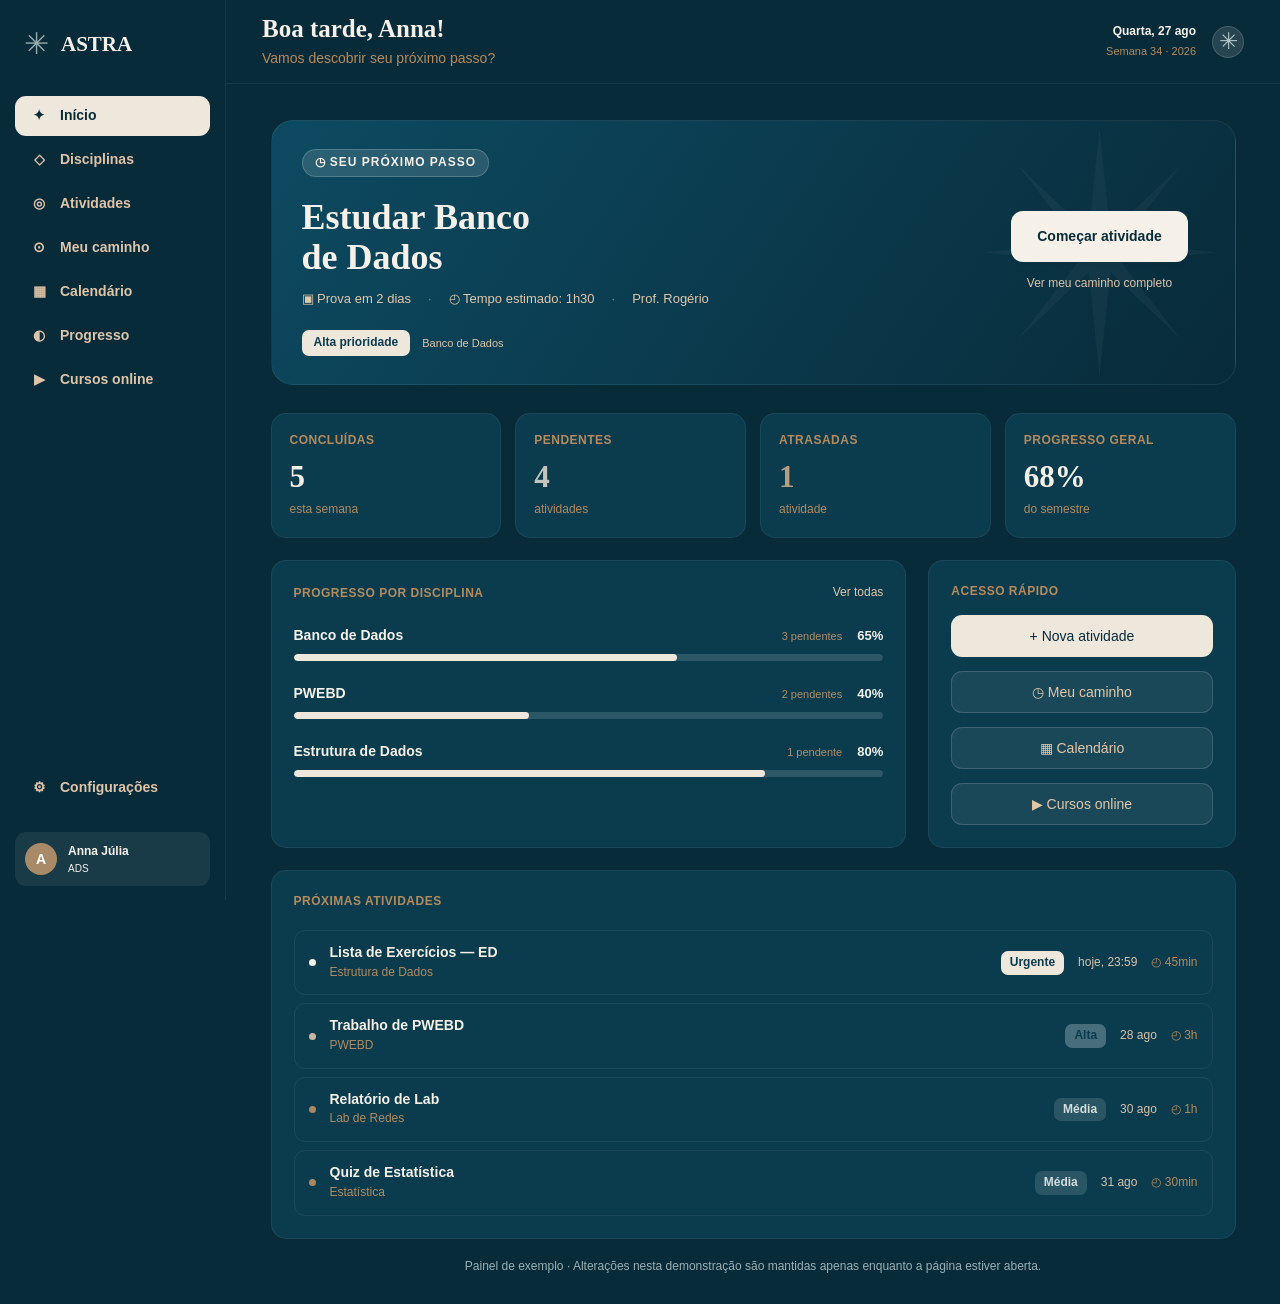
<file: dashboard.html>
<!DOCTYPE html>
<html lang="pt-BR"><head><meta charset="UTF-8"><meta name="viewport" content="width=device-width,initial-scale=1"><title>Dashboard — ASTRA</title><meta name="description" content="Veja suas prioridades e o próximo passo da sua jornada acadêmica."><link rel="icon" href="favicon.svg" type="image/svg+xml"><link rel="stylesheet" href="css/style.css"><link rel="stylesheet" href="css/app.css"><link rel="stylesheet" href="css/sections.css"><script src="js/data.js" defer></script><script src="js/dashboard.js" defer></script></head>
<body class="dashboard-page"><a href="#dashboard-main" class="skip-link">Pular para o conteúdo</a>
<aside class="sidebar" id="sidebar"><a class="brand" href="index.html"><span class="star" aria-hidden="true">✳</span>ASTRA</a><nav aria-label="Navegação do dashboard"><a href="#inicio" data-section="inicio" class="selected" aria-current="page"><span>✦</span>Início</a><button data-section="disciplinas"><span>◇</span>Disciplinas</button><button data-section="atividades"><span>◎</span>Atividades</button><button data-section="caminho"><span>⊙</span>Meu caminho</button><button data-section="calendario"><span>▦</span>Calendário</button><button data-section="progresso"><span>◐</span>Progresso</button><button data-section="cursos"><span>▶</span>Cursos online</button></nav><div class="sidebar-bottom"><button class="settings" data-section="configuracoes"><span>⚙</span>Configurações</button><a href="login.html" class="profile" aria-label="Anna Júlia, voltar ao login"><span class="avatar">A</span><span><strong>Anna Júlia</strong><small>ADS</small></span></a></div></aside>
<div class="dashboard-shell"><header class="dashboard-header"><button class="sidebar-toggle" aria-label="Abrir menu" aria-expanded="false" aria-controls="sidebar">☰</button><div><h1>Boa tarde, Anna!</h1><p>Vamos descobrir seu próximo passo?</p></div><div class="date"><strong>Quarta, 27 ago</strong><small>Semana 34 · 2026</small></div><a class="header-star" href="index.html" aria-label="Página inicial">✳</a></header>
<main id="dashboard-main" class="dashboard-main"><section class="focus-card"><div class="focus-copy"><p class="focus-label">◷ Seu próximo passo</p><h2>Estudar Banco<br>de Dados</h2><p class="focus-details"><span>▣ Prova em 2 dias</span><span>◴ Tempo estimado: 1h30</span><span>Prof. Rogério</span></p><div class="focus-tags"><span>Alta prioridade</span><small>Banco de Dados</small></div></div><div class="focus-action"><div class="compass" aria-hidden="true"></div><button class="button button-light" id="start-activity">Começar atividade</button><button class="text-button" data-section="caminho">Ver meu caminho completo</button></div></section>
<section class="metric-grid" aria-label="Resumo de atividades"><article class="panel metric"><h2>Concluídas</h2><strong id="completed-count">5</strong><small>esta semana</small></article><article class="panel metric"><h2>Pendentes</h2><strong id="pending-count">4</strong><small>atividades</small></article><article class="panel metric"><h2>Atrasadas</h2><strong>1</strong><small>atividade</small></article><article class="panel metric"><h2>Progresso geral</h2><strong>68%</strong><small>do semestre</small></article></section>
<div class="dashboard-middle"><section class="panel discipline-panel" id="disciplinas"><div class="panel-heading"><h2>Progresso por disciplina</h2><button class="text-button" data-section="disciplinas">Ver todas</button></div><div class="discipline"><div><strong>Banco de Dados</strong><span>3 pendentes <b>65%</b></span></div><progress value="65" max="100" aria-label="Banco de Dados: 65%">65%</progress></div><div class="discipline"><div><strong>PWEBD</strong><span>2 pendentes <b>40%</b></span></div><progress value="40" max="100" aria-label="PWEBD: 40%">40%</progress></div><div class="discipline"><div><strong>Estrutura de Dados</strong><span>1 pendente <b>80%</b></span></div><progress value="80" max="100" aria-label="Estrutura de Dados: 80%">80%</progress></div></section>
<section class="panel quick-access"><h2>Acesso rápido</h2><button class="quick-button primary" id="new-activity">+ Nova atividade</button><button class="quick-button" data-section="caminho">◷ Meu caminho</button><button class="quick-button" data-section="calendario">▦ Calendário</button><button class="quick-button" data-section="cursos">▶ Cursos online</button></section></div>
<section class="panel upcoming-panel" id="atividades"><h2>Próximas atividades</h2><ul id="activity-list"><li><span class="task-dot urgent-dot"></span><div class="task-name"><strong>Lista de Exercícios — ED</strong><small>Estrutura de Dados</small></div><span class="task-priority urgent-priority">Urgente</span><span class="task-date">hoje, 23:59</span><span class="task-duration">◴ 45min</span></li><li><span class="task-dot"></span><div class="task-name"><strong>Trabalho de PWEBD</strong><small>PWEBD</small></div><span class="task-priority high-priority">Alta</span><span class="task-date">28 ago</span><span class="task-duration">◴ 3h</span></li><li><span class="task-dot muted-dot"></span><div class="task-name"><strong>Relatório de Lab</strong><small>Lab de Redes</small></div><span class="task-priority">Média</span><span class="task-date">30 ago</span><span class="task-duration">◴ 1h</span></li><li><span class="task-dot muted-dot"></span><div class="task-name"><strong>Quiz de Estatística</strong><small>Estatística</small></div><span class="task-priority">Média</span><span class="task-date">31 ago</span><span class="task-duration">◴ 30min</span></li></ul></section><p class="dashboard-demo">Painel de exemplo · Alterações nesta demonstração são mantidas apenas enquanto a página estiver aberta.</p>
</main></div>

<dialog id="study-dialog" aria-labelledby="study-title"><button class="dialog-close" aria-label="Fechar">×</button><p class="eyebrow">Sessão de estudo</p><h2 id="study-title">Estudar Banco de Dados</h2><p>Prova em 2 dias · Prof. Daniela</p><output id="study-time" aria-label="Tempo de estudo">00:00</output><div class="study-actions"><button class="button button-outline" id="pause-study">Pausar</button><button class="button" id="complete-study">Concluir sessão</button></div></dialog>
<dialog id="info-dialog" aria-labelledby="info-title"><button class="dialog-close" aria-label="Fechar">×</button><h2 id="info-title"></h2><div id="info-content"></div><button class="button" id="close-info">Voltar ao painel</button></dialog><div class="toast" role="status" id="toast" hidden></div>
<dialog id="subject-dialog" aria-labelledby="subject-dialog-title"><button class="dialog-close" aria-label="Fechar">×</button><h2 id="subject-dialog-title">Adicionar disciplina</h2><form id="subject-form"><label for="subject-name">Nome da disciplina</label><input id="subject-name" required maxlength="70"><label for="subject-teacher">Professor(a)</label><input id="subject-teacher" required maxlength="70"><button class="button" type="submit">Adicionar disciplina</button></form></dialog>
<dialog id="detail-dialog" aria-labelledby="detail-title"><button class="dialog-close" aria-label="Fechar">×</button><h2 id="detail-title"></h2><div id="detail-content"></div></dialog>
</body></html>
</file>
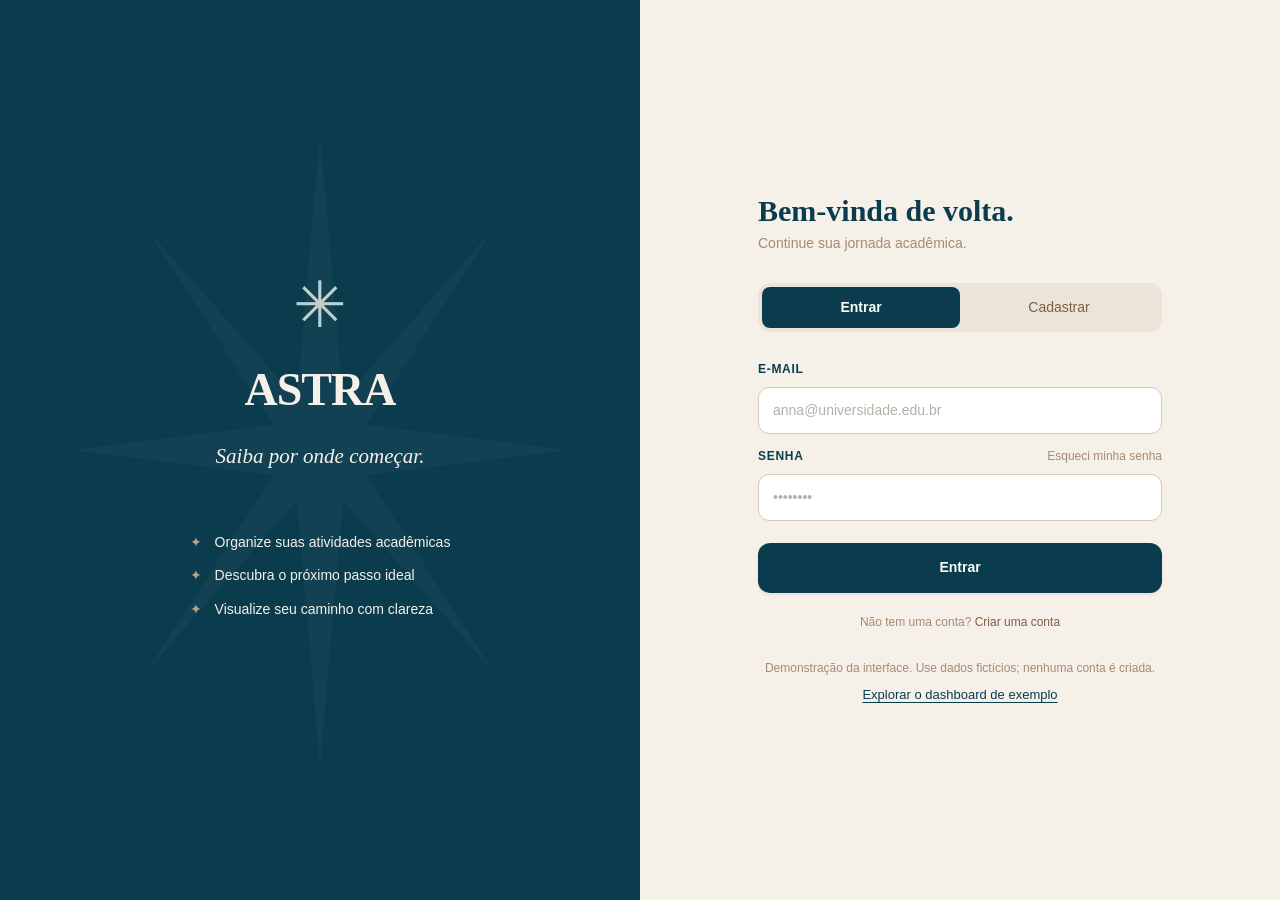
<file: login.html>
<!DOCTYPE html>
<html lang="pt-BR"><head><meta charset="UTF-8"><meta name="viewport" content="width=device-width,initial-scale=1"><title>Entrar — ASTRA</title><meta name="description" content="Continue sua jornada acadêmica com o ASTRA."><link rel="icon" href="favicon.svg" type="image/svg+xml"><link rel="stylesheet" href="css/style.css"><link rel="stylesheet" href="css/app.css"><script src="js/login.js" defer></script></head>
<body class="login-page">
<section class="login-brand"><div class="compass" aria-hidden="true"></div><div class="login-brand-content"><a class="star" href="index.html" aria-label="Voltar ao início">✳</a><a href="index.html"><h1>ASTRA</h1></a><p class="brand-motto">Saiba por onde começar.</p><ul><li>Organize suas atividades acadêmicas</li><li>Descubra o próximo passo ideal</li><li>Visualize seu caminho com clareza</li></ul></div></section>
<main class="login-main"><div class="login-form-wrap"><h2 id="auth-title">Bem-vinda de volta.</h2><p class="login-subtitle" id="auth-subtitle">Continue sua jornada acadêmica.</p><div class="auth-tabs" role="tablist" aria-label="Acesso à conta"><button id="login-tab" role="tab" aria-selected="true" aria-controls="auth-panel">Entrar</button><button id="register-tab" role="tab" aria-selected="false" aria-controls="auth-panel" tabindex="-1">Cadastrar</button></div>
<form id="auth-panel" role="tabpanel" aria-labelledby="login-tab"><div id="name-field" hidden><label for="name">Nome</label><input id="name" name="name" autocomplete="name" placeholder="Seu nome"></div><label for="email">E-mail</label><input id="email" name="email" type="email" autocomplete="email" placeholder="anna@universidade.edu.br" required><div class="password-label"><label for="password">Senha</label><button type="button" id="forgot-password">Esqueci minha senha</button></div><input id="password" name="password" type="password" autocomplete="current-password" placeholder="••••••••" required minlength="6"><button class="button auth-submit" type="submit" id="submit-label">Entrar</button></form><p class="auth-footer"><span id="footer-label">Não tem uma conta?</span> <button id="switch-auth">Criar uma conta</button></p><p class="demo-note">Demonstração da interface. Use dados fictícios; nenhuma conta é criada.</p><a href="dashboard.html" class="demo-link">Explorar o dashboard de exemplo</a></div></main>
<dialog id="recovery-dialog" aria-labelledby="recovery-title"><button class="dialog-close" aria-label="Fechar">×</button><h2 id="recovery-title">Recuperar senha</h2><p>A recuperação de senha estará disponível quando o ASTRA estiver conectado ao backend.</p><button class="button" id="close-recovery">Entendi</button></dialog>
</body></html>
</file>
<file: css/style.css>
:root{--navy:#082b39;--blue:#0b3c4e;--paper:#f5f1e9;--sand:#eee7dc;--card:#ece4d8;--brown:#835d47;--muted:#a88a73;--border:#d9c9b6;--white:#fffdf8}*{box-sizing:border-box}html{scroll-behavior:smooth;scroll-padding-top:100px}body{margin:0;background:var(--paper);color:var(--blue);font-family:'Century Gothic','Trebuchet MS',Arial,sans-serif;font-size:16px;line-height:1.65}button,a{-webkit-tap-highlight-color:transparent}button{font:inherit}a{color:inherit;text-decoration:none}button{cursor:pointer}h1,h2,h3,p{margin:0}h1,h2,h3,.brand,.stats strong{font-family:Georgia,'Times New Roman',serif}h1,h2{line-height:1.08}button:focus-visible,a:focus-visible{outline:3px solid #c7955c;outline-offset:5px}.container{width:min(1184px,calc(100% - 64px));margin-inline:auto}.header{height:80px;padding:0 48px;background:var(--navy);color:var(--white);display:flex;align-items:center;justify-content:space-between}.brand{display:flex;align-items:center;gap:16px;font-size:23px;font-weight:700}.star{font-size:36px;font-weight:400;line-height:1;color:#93a8ac}.header nav{display:flex;align-items:center;gap:26px;font-size:14px;font-weight:600}.header nav>a:hover{color:#d7b99d}.nav-login{background:none;border:0;color:inherit;padding:8px 0;font-size:14px;font-weight:600}.button{display:inline-flex;align-items:center;justify-content:center;min-height:56px;padding:14px 31px;background:var(--blue);color:var(--white);border:1px solid transparent;border-radius:12px;font-weight:700;font-size:16px;line-height:1.4;box-shadow:0 2px 3px #082b3912;transition:background .2s,transform .2s}.button:hover{background:#155368;transform:translateY(-2px)}.button-light{background:var(--paper);color:var(--navy);min-height:40px;padding:10px 20px;font-size:14px}.button-light:hover{background:#e6d7c5}.button-outline{background:transparent;border-color:var(--border);color:var(--blue);padding-inline:24px;box-shadow:none}.button-outline:hover{background:var(--sand)}.hero{padding-block:100px 94px;display:grid;grid-template-columns:1fr 1fr;gap:64px;align-items:center}.eyebrow{text-transform:uppercase;letter-spacing:2.4px;font-size:12px;font-weight:700;color:var(--muted);font-family:'Trebuchet MS',Arial,sans-serif}.hero h1{font-size:64px;letter-spacing:-1.3px;margin-top:24px;line-height:1.17}.hero h1 span{color:var(--brown)}.hero-description{max-width:470px;color:var(--brown);font-size:18px;line-height:1.65;margin-top:34px}.hero-actions{display:flex;gap:16px;margin-top:34px}.stats{display:flex;margin-top:42px;gap:0}.stats>div{padding:0 30px;position:relative}.stats>div:first-child{padding-left:0}.stats>div:last-child{padding-right:0}.stats>div+div:before{content:'';position:absolute;left:0;top:9px;width:1px;height:32px;background:var(--border)}.stats strong{display:block;font-size:25px;line-height:1.4}.stats span{display:block;color:var(--muted);font-size:12px;white-space:nowrap}.hero-preview{height:480px;background:var(--navy);border-radius:32px;position:relative;display:flex;align-items:center;justify-content:center;overflow:hidden;box-shadow:0 14px 20px #2c302d18}.compass{position:absolute;inset:0;background:#ffffff09;clip-path:polygon(50% 0,54% 42%,80% 15%,58% 46%,93% 50%,58% 54%,80% 85%,54% 58%,50% 100%,46% 58%,20% 85%,42% 54%,7% 50%,42% 46%,20% 15%,46% 42%)}.activity-badge{position:absolute;right:24px;top:24px;border-radius:20px;background:var(--brown);color:var(--white);font-size:12px;font-weight:700;padding:7px 13px}.next-card{position:relative;width:320px;background:#eeebe4;border-radius:16px;padding:24px 25px}.next-heading{font-size:14px;font-weight:700;margin-bottom:20px}.next-heading>span{font-size:21px;vertical-align:middle;color:var(--blue)}.current-task{padding:17px 16px;background:var(--blue);border-radius:12px;color:var(--white)}.current-task h3{font-size:18px;line-height:1.3}.current-task p{font-size:12px;margin-top:4px;color:#d1d9d9}.task-tags{display:flex;gap:8px;margin-top:10px;font-size:12px;font-weight:700}.task-tags span{background:#ffffff20;border-radius:8px;padding:2px 10px}.task-tags span+span{background:#a88a7340}.upcoming{list-style:none;margin:12px 0 0;padding:0;font-size:12px}.upcoming li{display:flex;justify-content:space-between;gap:8px;padding:11px 0;border-bottom:1px solid #d9c9b650}.upcoming li:last-child{border:0;padding-bottom:6px}.upcoming time{color:var(--muted);white-space:nowrap}.progress-badge{position:absolute;bottom:-7px;left:32px;padding:6px 13px 10px;font-size:12px;background:var(--paper);border:1px solid var(--border);border-radius:12px}.section{padding-block:92px}.problem,.cta{background:var(--sand);border-top:1px solid #d9c9b680;border-bottom:1px solid #d9c9b680}.section-heading{text-align:center}.section-heading h2{font-size:38px;margin-top:20px;letter-spacing:-.5px}.section-heading>p:last-child:not(.eyebrow){color:var(--brown);margin-top:18px;font-size:16px;line-height:1.55}.comparison{display:grid;grid-template-columns:1fr 1fr;gap:48px;align-items:center;margin-top:64px}.without-card{background:#f5f1e9a8;border:1px solid var(--border);border-radius:17px;padding:30px 32px}.without-card .eyebrow{color:var(--brown);letter-spacing:1.7px}.scattered-tasks{display:flex;gap:8px;flex-wrap:wrap;margin-top:23px}.scattered-tasks span{border:1px solid var(--border);padding:6px 11px;border-radius:8px;color:var(--muted);font-size:12px}.scattered-tasks .urgent{color:var(--brown);border-color:var(--brown)}.question{color:var(--muted);font-style:italic;font-size:14px;margin-top:24px}.with-card{background:var(--navy);border-radius:17px;padding:30px 32px;color:var(--white);box-shadow:0 7px 10px #2c302d16}.with-card .eyebrow{color:#dfc6ac;letter-spacing:1.7px}.path-list{list-style:none;margin:22px 0 0;padding:0;display:grid;gap:12px}.path-list li{display:flex;gap:16px;align-items:center;color:#9badb1}.step-number{height:32px;width:32px;flex-shrink:0;border-radius:50%;background:#ffffff2b;text-align:center;line-height:32px;font-size:14px;font-weight:700;position:relative}.path-list li:not(:last-child) .step-number:after{content:'';position:absolute;width:1px;height:18px;background:#ffffff26;top:36px;left:16px}.path-list li>div{background:#ffffff05;border-radius:12px;padding:10px 16px;width:100%;position:relative;padding-right:72px}.step-label{font-size:12px;display:block}.path-list strong{font-size:14px;display:block;line-height:1.5}.priority{position:absolute;right:16px;top:50%;transform:translateY(-50%);font-size:12px;border-radius:8px;background:#ffffff15;padding:2px 8px}.path-list .active{color:var(--white)}.active .step-number{background:var(--paper);color:var(--navy)}.active>div{background:#ffffff23!important;border:1px solid #ffffff30}.active .step-label{color:#b5b7ad}.active .priority{background:var(--brown)}.features{padding-top:88px;padding-bottom:96px}.feature-grid{display:grid;grid-template-columns:repeat(4,1fr);gap:24px;margin-top:64px}.feature{background:var(--card);border:1px solid #d9c9b67a;border-radius:17px;padding:24px}.feature-icon{font-size:24px;display:block;margin-bottom:18px;line-height:1.2}.feature h3{font-size:20px;margin-bottom:10px;line-height:1.35}.feature p{font-size:14px;color:var(--brown);line-height:1.7}.cta{text-align:center;padding:80px 24px 42px}.cta .star{display:block;font-size:48px;margin-bottom:27px}.cta h2{font-size:38px}.cta p{color:var(--brown);margin-top:17px}.cta .button{margin-top:30px;padding-inline:39px}.menu-toggle{display:none}.skip-link{position:fixed;top:-80px;left:16px;padding:10px 18px;background:var(--white);z-index:10}.skip-link:focus{top:12px}dialog{max-width:470px;width:calc(100% - 40px);border:1px solid var(--border);border-radius:20px;background:var(--paper);color:var(--blue);padding:38px;text-align:center;box-shadow:0 20px 80px #0003}dialog::backdrop{background:#082b39aa;backdrop-filter:blur(4px)}dialog h2{font-size:30px;margin:20px 0}dialog p{color:var(--brown);margin-bottom:14px}dialog .button{margin-top:12px}.dialog-close{position:absolute;right:12px;top:6px;border:0;background:none;font-size:30px;color:var(--brown);padding:4px 10px}
@media(min-width:1440px){.hero{gap:64px;grid-template-columns:560px 560px}}
@media(max-width:1100px){.hero{gap:35px}.hero h1{font-size:54px}.stats>div{padding-inline:18px}.stats span{font-size:11px}.hero-preview{height:450px}.feature-grid{grid-template-columns:repeat(2,1fr)}.comparison{gap:24px}.without-card,.with-card{padding:26px 24px}}
@media(max-width:800px){.container{width:calc(100% - 40px)}.header{padding-inline:24px}.hero{grid-template-columns:1fr;padding-block:60px;gap:45px}.hero-copy{max-width:560px}.hero h1{font-size:58px}.hero-preview{width:100%;max-width:560px;justify-self:center}.hero-description{max-width:510px}.stats span{font-size:12px}.stats>div{padding-inline:28px}.comparison{grid-template-columns:1fr;max-width:600px;margin-inline:auto;margin-top:42px}.section{padding-block:65px}.section-heading h2,.cta h2{font-size:34px}.desktop-break{display:none}.feature-grid{margin-top:40px}.cta{padding-inline:24px}.cta .star{margin-bottom:24px}}
@media(max-width:520px){.header{height:72px;padding-inline:20px;position:relative}.brand{font-size:21px;gap:12px}.menu-toggle{display:flex;flex-direction:column;gap:5px;background:none;border:1px solid #ffffff30;border-radius:8px;padding:11px}.menu-toggle span{width:21px;height:2px;background:var(--paper)}.header nav{display:none;position:absolute;left:0;right:0;top:72px;background:var(--navy);padding:20px;z-index:5;flex-direction:column;align-items:stretch;gap:18px;box-shadow:0 10px 15px #0002}.header nav.is-open{display:flex}.nav-login{text-align:left}.hero h1{font-size:45px;letter-spacing:-.7px}.hero{padding-top:44px}.eyebrow{font-size:11px}.hero-description{font-size:16px;margin-top:25px}.hero-actions{gap:12px;margin-top:26px}.button{padding-inline:22px;font-size:14px}.stats{margin-top:32px;justify-content:space-between}.stats>div{padding-inline:13px}.stats strong{font-size:23px}.stats span{font-size:10px;white-space:normal;line-height:1.4;max-width:100px}.hero-preview{height:420px;border-radius:24px}.next-card{width:calc(100% - 48px);max-width:320px;padding:21px}.activity-badge{top:18px;right:18px}.section-heading h2,.cta h2{font-size:30px}.section-heading>p:last-child:not(.eyebrow){font-size:15px}.without-card,.with-card{padding:25px 20px}.path-list li{gap:12px}.path-list li>div{padding-left:12px;padding-right:62px}.priority{right:10px}.path-list strong{font-size:13px}.feature-grid{grid-template-columns:1fr;gap:16px}.feature{padding:24px}.feature-icon{margin-bottom:14px}.feature p{font-size:15px}.cta p{font-size:15px}.cta .button{padding-inline:24px}.cta{padding-bottom:50px}dialog{padding:35px 24px}}
@media(prefers-reduced-motion:reduce){html{scroll-behavior:auto}*,*:before,*:after{transition:none!important}}
</file>
<file: css/app.css>
/* Telas de acesso e dashboard: mesmas cores da página inicial. */
.login-page{display:grid;grid-template-columns:1fr 1fr;min-height:100vh}.login-brand{background:var(--blue);color:var(--paper);position:relative;display:flex;align-items:center;justify-content:center;overflow:hidden;padding:60px 30px}.login-brand .compass{inset:15% 5%;opacity:.8}.login-brand-content{position:relative;text-align:center}.login-brand-content .star{font-size:64px;color:#bbd0cf;display:inline-block;margin-bottom:28px}.login-brand h1{font-size:46px;letter-spacing:-1px}.brand-motto{font-family:Georgia,serif;font-style:italic;font-size:21px;margin-top:24px}.login-brand ul{list-style:none;text-align:left;margin:52px auto 0;padding:0;width:max-content;font-size:14px;line-height:2.4}.login-brand li:before{content:'✦';color:#bca183;margin-right:13px}.login-main{display:flex;align-items:center;justify-content:center;padding:64px 40px}.login-form-wrap{width:404px;max-width:100%}.login-form-wrap h2{font-size:30px}.login-subtitle{font-size:14px;color:var(--muted);margin-top:5px}.auth-tabs{display:flex;padding:4px;background:var(--card);border-radius:12px;margin:28px 0}.auth-tabs button{width:50%;border:0;background:none;border-radius:8px;padding:9px;color:var(--brown);font-size:14px}.auth-tabs [aria-selected=true]{background:var(--blue);color:var(--white);font-weight:700}form label{display:block;font-size:12px;letter-spacing:.7px;text-transform:uppercase;color:var(--blue);font-weight:700;margin:13px 0 7px}input,select{width:100%;min-height:45px;border:1px solid var(--border);border-radius:11px;background:#fff;color:var(--blue);padding:11px 14px;font:inherit;font-size:14px}input::placeholder{color:#b6afa7}input:focus,select:focus{outline:2px solid #548b9b;outline-offset:2px}.password-label{display:flex;justify-content:space-between;align-items:center;margin-top:13px}.password-label label{margin-top:0}.password-label button{background:none;border:0;color:var(--muted);font-size:12px;padding:0 0 7px}.auth-submit{width:100%;margin-top:22px;min-height:50px;font-size:14px}.auth-footer{text-align:center;margin-top:20px;color:var(--muted);font-size:12px}.auth-footer button{border:0;background:none;color:var(--brown);padding:0;font-size:12px}.demo-note{font-size:12px;color:var(--muted);text-align:center;margin-top:26px;line-height:1.5}.demo-link{display:block;text-align:center;font-size:13px;margin-top:7px;text-decoration:underline;text-underline-offset:3px}button:hover.text-button,.auth-footer button:hover,.password-label button:hover{text-decoration:underline}#name-field[hidden]{display:none}
.dashboard-page{background:var(--navy);color:var(--paper);font-size:14px}.sidebar{position:fixed;left:0;top:0;bottom:0;width:226px;border-right:1px solid #ffffff10;display:flex;flex-direction:column;padding:27px 15px 14px;background:var(--navy);z-index:20}.sidebar .brand{font-size:21px;padding-left:9px;gap:12px}.sidebar .star{font-size:30px}.sidebar nav{display:grid;gap:4px;margin-top:34px}.sidebar nav a,.sidebar nav button,.settings{display:flex;align-items:center;gap:15px;padding:10px 18px;border:0;border-radius:11px;background:none;color:#dfc4aa;font-size:14px;font-weight:600;text-align:left;min-height:40px;line-height:1.4}.sidebar nav span,.settings>span{width:12px;text-align:center}.sidebar nav .selected{background:var(--sand);color:var(--navy)}.sidebar nav button:hover,.settings:hover{background:#ffffff0b}.sidebar-bottom{margin-top:auto}.settings{width:100%;margin-bottom:24px}.profile{display:flex;gap:11px;align-items:center;background:#ffffff12;border-radius:11px;padding:10px}.avatar{display:flex;align-items:center;justify-content:center;background:#a98a68;border-radius:50%;width:32px;height:32px;color:white;font-size:14px;font-weight:700}.profile strong{font-size:12px;display:block}.profile small{font-size:10px;display:block;line-height:1.4}.dashboard-shell{margin-left:226px}.dashboard-header{height:84px;display:flex;align-items:center;gap:16px;padding:16px 36px;border-bottom:1px solid #ffffff10}.dashboard-header h1{font-size:25px;line-height:1.25}.dashboard-header p{color:#dfc4aa;font-size:14px;margin-top:2px}.date{margin-left:auto;text-align:right;line-height:1.5}.date strong{display:block;font-size:12px}.date small{color:#b08b62;font-size:11px}.header-star{background:#ffffff20;border:1px solid #ffffff25;border-radius:50%;height:32px;width:32px;display:flex;align-items:center;justify-content:center;color:#b1c5c6;font-size:23px}.sidebar-toggle{display:none}.dashboard-main{max-width:1037px;margin:0 auto;padding:36px 36px 28px}.focus-card{border:1px solid #ffffff10;border-radius:22px;min-height:260px;padding:28px 30px;background:linear-gradient(125deg,#0d4a61,#082b39);display:flex;justify-content:space-between;gap:22px;overflow:hidden}.focus-label{display:inline-block;background:#ffffff20;border:1px solid #ffffff30;border-radius:22px;font-size:12px;font-weight:700;text-transform:uppercase;letter-spacing:1px;padding:3px 12px}.focus-copy h2{font-size:36px;line-height:1.12;margin-top:20px}.focus-details{display:flex;gap:17px;align-items:center;font-size:13px;margin-top:11px;color:#e2c7aa;flex-wrap:wrap}.focus-details span+span:before{content:'·';margin-right:17px;color:#718d93}.focus-tags{display:flex;gap:12px;align-items:center;margin-top:20px}.focus-tags>span{font-size:12px;color:var(--blue);background:var(--sand);border-radius:7px;padding:3px 12px;font-weight:700}.focus-tags small{color:#dfc4aa;font-size:11px}.focus-action{display:flex;flex-direction:column;justify-content:center;align-items:center;position:relative;min-width:210px}.focus-action .compass{inset:-20px -30px}.focus-action button{position:relative}.focus-action .button{font-size:14px;min-height:51px;padding-inline:25px}.text-button{background:none;border:0;padding:0;color:inherit;font-size:12px}.focus-action .text-button{margin-top:12px;color:#dfc4aa}.panel{background:var(--blue);border:1px solid #ffffff10;border-radius:15px;padding:22px}.panel h2{font-family:'Trebuchet MS',Arial,sans-serif;color:#b48b5e;font-size:12px;text-transform:uppercase;letter-spacing:.5px;font-weight:700;line-height:1.4}.metric-grid{display:grid;grid-template-columns:repeat(4,1fr);gap:14px;margin-top:28px}.metric{padding:18px}.metric>strong{display:block;font-family:Georgia,serif;font-size:31px;line-height:1.1;margin-top:12px}.metric>small{color:#b08b62;font-size:12px;display:block;margin-top:5px}.metric:nth-child(2)>strong{color:#c3c5bd}.metric:nth-child(3)>strong{color:#b79c80}.dashboard-middle{display:grid;grid-template-columns:2.07fr 1fr;gap:22px;margin-top:22px}.panel-heading{display:flex;justify-content:space-between;gap:15px;align-items:center}.panel-heading button{color:#e2c7aa;white-space:nowrap}.discipline{margin-top:21px}.discipline>div{display:flex;align-items:center;justify-content:space-between;gap:12px;font-size:14px}.discipline span{color:#b18e69;font-size:11px;white-space:nowrap}.discipline b{color:var(--paper);font-size:13px;margin-left:12px}progress{display:block;appearance:none;width:100%;height:7px;border:0;background:#ffffff12;border-radius:6px;overflow:hidden;margin-top:7px}progress::-webkit-progress-bar{background:#ffffff12;border-radius:6px}progress::-webkit-progress-value{background:var(--sand);border-radius:6px}progress::-moz-progress-bar{background:var(--sand);border-radius:6px}.quick-access{display:flex;flex-direction:column;gap:14px}.quick-button{border:1px solid #ffffff25;background:#ffffff10;border-radius:11px;color:#e2c7aa;min-height:42px;font-size:14px}.quick-button:hover{background:#ffffff20}.quick-button.primary{background:var(--sand);color:var(--navy);border:0;margin-top:1px}.upcoming-panel{margin-top:22px}.upcoming-panel ul{list-style:none;margin:20px 0 0;padding:0;display:grid;gap:8px}.upcoming-panel li{border:1px solid #ffffff10;border-radius:11px;display:flex;gap:14px;align-items:center;padding:12px 14px;min-height:62px}.task-dot{width:7px;height:7px;background:#c6b8a2;flex-shrink:0;border-radius:50%}.urgent-dot{background:var(--paper)}.muted-dot{background:#a98862}.task-name{margin-right:auto;min-width:0}.task-name strong{display:block;font-size:14px;line-height:1.4;overflow-wrap:anywhere}.task-name small{display:block;font-size:12px;color:#b08b62}.task-priority{font-size:12px;border-radius:7px;background:#ffffff20;padding:2px 9px;color:#d3dedd;font-weight:700;white-space:nowrap}.urgent-priority{background:var(--sand);color:var(--blue)}.high-priority{background:#ffffff40;color:var(--blue)}.task-date{color:#d7c3ad;font-size:12px;white-space:nowrap}.task-duration{color:#b08b62;font-size:12px;white-space:nowrap}.dashboard-demo{font-size:12px;color:#98b1b6;margin-top:18px;text-align:center}.dashboard-page dialog h2{margin-top:0}.dashboard-page dialog form{text-align:left}.dashboard-page dialog form .button{width:100%}.dashboard-page dialog{max-height:90vh;overflow:auto}.dashboard-page dialog .dialog-close{z-index:1}#study-time{display:block;font-family:Georgia,serif;font-size:52px;margin:24px 0}.study-actions{display:flex;gap:12px;justify-content:center}.study-actions .button{padding-inline:18px}.toast{position:fixed;bottom:22px;left:50%;transform:translateX(-50%);padding:13px 22px;background:var(--paper);color:var(--blue);border-radius:12px;box-shadow:0 5px 30px #0004;z-index:30;font-size:14px;width:max-content;max-width:calc(100% - 40px)}.info-list{text-align:left;padding-left:22px;color:var(--brown)}.info-list li{margin:10px 0}.info-table{width:100%;border-collapse:collapse;text-align:left;color:var(--brown);font-size:14px}.info-table td,.info-table th{padding:9px;border-bottom:1px solid var(--border)}
@media(min-width:1500px){.dashboard-main{max-width:1037px}.dashboard-header h1{font-size:25px}}
@media(max-width:1150px){.sidebar{width:200px}.dashboard-shell{margin-left:200px}.dashboard-main{padding:28px 24px}.focus-card{padding:25px}.focus-action{min-width:170px}.focus-copy h2{font-size:32px}.focus-details{gap:7px;display:grid}.focus-details span+span:before{display:none}.dashboard-middle{grid-template-columns:1.6fr 1fr}.discipline span{font-size:10px}}
@media(max-width:900px){.sidebar{width:180px;padding-inline:10px}.sidebar nav a,.sidebar nav button{padding-inline:12px}.dashboard-shell{margin-left:180px}.dashboard-header{padding-inline:24px}.dashboard-main{padding:24px 20px}.focus-card{flex-direction:column}.focus-action{align-items:flex-start;min-height:70px}.focus-action .compass{display:none}.focus-copy h2 br{display:none}.focus-copy h2{font-size:30px}.focus-details{display:flex;gap:10px}.metric-grid{grid-template-columns:repeat(2,1fr)}.dashboard-middle{grid-template-columns:1fr}.discipline-panel{padding-bottom:28px}.task-duration{display:none}.login-main{padding-inline:28px}.login-brand h1{font-size:40px}.login-brand ul{font-size:12px}}
@media(max-width:640px){.login-page{grid-template-columns:1fr}.login-brand{min-height:200px;padding:30px 20px}.login-brand .compass{inset:-40% 5%}.login-brand-content .star{font-size:32px;margin-bottom:10px}.login-brand h1{font-size:34px}.brand-motto{font-size:17px;margin-top:10px}.login-brand ul{display:none}.login-main{padding:40px 24px}.login-form-wrap h2{font-size:28px}.sidebar{width:226px;transform:translateX(-100%);transition:transform .2s;box-shadow:12px 0 25px #0004}.sidebar.is-open{transform:translateX(0)}.dashboard-shell{margin-left:0}.sidebar-toggle{display:block;background:none;border:1px solid #ffffff25;color:var(--paper);padding:4px 9px;border-radius:8px;font-size:20px}.dashboard-header{padding:16px;gap:12px;height:auto;min-height:84px}.dashboard-header h1{font-size:21px}.dashboard-header p{font-size:12px}.date{display:none}.header-star{margin-left:auto;flex-shrink:0}.dashboard-main{padding:22px 16px}.focus-card{border-radius:17px;padding:22px}.focus-copy h2{font-size:30px}.focus-details{font-size:12px;gap:4px;display:grid}.metric-grid{gap:12px;margin-top:18px}.metric{padding:17px}.metric h2{font-size:11px}.metric>strong{font-size:30px}.dashboard-middle{gap:18px;margin-top:18px}.panel{padding:20px}.discipline>div{font-size:13px}.discipline b{margin-left:7px}.upcoming-panel{margin-top:18px}.upcoming-panel li{flex-wrap:wrap;gap:6px 10px;padding:12px}.task-name{flex-basis:calc(100% - 25px)}.task-priority{margin-left:17px}.task-date{margin-left:auto}.task-duration{display:block}.study-actions{flex-direction:column}.dashboard-demo{font-size:11px}.profile small{font-size:11px}}
</file>
<file: css/sections.css>
[hidden]{display:none!important}#header-action{margin-left:auto}#header-action .button{font-size:13px;min-height:40px;padding:10px 18px}.dashboard-header>div:first-of-type p{color:#b48b5e}.sidebar nav button.selected{background:var(--sand);color:var(--navy)}.section-disciplinas,.section-atividades{max-width:1037px}.subject-grid{display:grid;grid-template-columns:repeat(3,1fr);gap:18px}.subject-card{text-align:left;color:var(--paper);padding:22px;min-height:216px;transition:border-color .2s}.subject-card:hover{border-color:#ffffff50}.subject-line{display:block;width:36px;height:4px;border-radius:3px;background:var(--sand);margin-bottom:20px}.subject-card:nth-child(even) .subject-line{background:#c7bba7}.subject-card h2{font-family:Georgia,serif;font-size:19px;text-transform:none;letter-spacing:0;color:var(--paper);line-height:1.3}.subject-card>p{font-size:12px;color:#b48b5e;margin-top:4px}.subject-numbers{display:grid;grid-template-columns:repeat(3,1fr);gap:8px;align-items:center;text-align:left;margin-top:21px}.subject-numbers div:nth-child(2){text-align:center}.subject-numbers div:last-child{text-align:right}.subject-numbers strong{display:block;font-family:Georgia,serif;font-size:21px;line-height:1.3}.subject-numbers div:last-child strong{font-size:16px}.subject-numbers div:nth-child(2) strong{color:#d2b99d}.subject-numbers small{display:block;font-size:11px;color:#b48b5e}.subject-progress{display:flex;justify-content:space-between;font-size:12px;margin-top:18px;color:#b48b5e}.subject-progress b{color:var(--paper)}.add-subject-card{border:1px dashed #ffffff25;background:none;color:#b48b5e;border-radius:15px;min-height:216px;display:flex;align-items:center;justify-content:center;flex-direction:column;gap:12px;font-size:14px}.add-subject-card>span{border:1px dashed #ffffff25;color:#56818f;border-radius:50%;width:36px;height:36px;display:grid;place-items:center;font-size:20px}.add-subject-card:hover{background:#ffffff05}.activity-toolbar{display:flex;gap:20px;justify-content:space-between;align-items:center;margin-bottom:22px}.filter-tabs{display:flex;gap:4px;background:var(--blue);border:1px solid #ffffff10;border-radius:11px;padding:4px;flex-wrap:wrap}.filter-tabs button{background:none;border:0;color:#d4b697;padding:8px 13px;border-radius:7px;white-space:nowrap;font-size:13px;line-height:1.4}.filter-tabs button.active{background:var(--sand);color:var(--navy)}.filter-tabs button:hover{background:#ffffff20}.filter-tabs button.active:hover{background:var(--paper)}.filter-tabs button span{font-size:11px;background:#ffffff15;padding:2px 4px;border-radius:4px;margin-left:3px}.filter-tabs button.active span{background:#082b3920}.sort-label{display:flex;align-items:center;gap:10px;white-space:nowrap;font-size:11px;color:#b48b5e}.sort-label select{width:138px;color:var(--paper);background:var(--blue);border-color:#ffffff20;min-height:36px;padding:7px 10px}.activity-rows{display:grid;gap:8px}.activity-row{display:grid;grid-template-columns:9px minmax(190px,2fr) minmax(80px,.8fr) minmax(130px,1.2fr) auto auto auto;gap:16px;align-items:center;text-align:left;width:100%;color:var(--paper);min-height:66px;padding:14px 18px}.activity-row:hover{border-color:#ffffff40}.activity-row .task-name strong{font-size:13px}.activity-row .task-name small{font-size:11px}.activity-type{font-size:12px;color:#d9bfa4}.activity-date{font-size:12px}.activity-row .task-priority{justify-self:end;font-size:11px}.activity-row .task-duration{display:block;font-size:11px}.activity-row.completed .task-name strong{text-decoration:line-through;color:#b48b5e}.empty-state{padding:36px;text-align:center;color:#c3b9aa;background:var(--blue);border:1px dashed #ffffff25;border-radius:15px}.section-caminho{max-width:740px}.path-intro{text-align:center;margin:2px 0 43px}.path-intro .star{font-size:37px;display:block;margin-bottom:22px}.path-intro p{font-family:Georgia,serif;font-style:italic;font-size:19px;color:#d2b99d;line-height:1.5}.journey{list-style:none;margin:0;padding:0 0 0 64px;position:relative}.journey:before{content:'';position:absolute;top:0;bottom:0;left:14px;width:1px;background:#ffffff12}.journey-step{margin-bottom:22px;position:relative}.journey-step:before{content:'';position:absolute;left:-58px;top:18px;width:16px;height:16px;border:1px solid #c0cfcf;border-radius:50%;background:var(--navy)}.journey-step.now:before{background:var(--sand);border:5px solid var(--sand);box-shadow:0 0 15px #ffffff25;width:8px;height:8px}.journey-step.now:after{content:'';position:absolute;left:-53px;top:23px;width:8px;height:8px;background:var(--navy);border-radius:50%}.journey-step .panel{padding:22px}.journey-step h2{font-family:Georgia,serif;text-transform:none;letter-spacing:0;font-size:21px;color:var(--paper);line-height:1.3;margin-top:7px}.journey-meta{display:flex;align-items:center;justify-content:space-between}.journey-meta p{font-size:12px;text-transform:uppercase;letter-spacing:2px;color:#b48b5e;font-weight:700}.journey-sub{display:flex;justify-content:space-between;gap:15px;font-size:12px;color:#b48b5e;margin-top:3px}.journey-description{font-size:12px;color:#a3917b;margin-top:13px}.journey-step.now .panel{background:var(--sand);color:var(--navy)}.journey-step.now h2{color:var(--navy)}.journey-step.now .task-priority{background:var(--navy);color:var(--white)}.journey-step.now .journey-description,.journey-step.now .journey-sub{color:var(--brown)}.journey-actions{display:flex;gap:12px;border-top:1px solid var(--border);padding-top:18px;margin-top:18px}.journey-actions .button{min-height:38px;font-size:13px;padding:10px 18px;border-radius:10px}.restore-path{display:block;margin:20px auto;color:#d2b99d}.calendar-layout{display:grid;grid-template-columns:2.08fr 1fr;gap:22px}.calendar-legend{font-size:11px;color:#b48b5e}.month-panel{padding:24px;min-height:552px}.month-nav{display:flex;align-items:center;justify-content:space-between;margin-bottom:25px}.month-nav h2{font-family:Georgia,serif;color:var(--paper);text-transform:capitalize;font-size:19px;letter-spacing:0}.month-nav button{background:none;border:0;color:var(--paper);padding:2px 12px;font-size:22px}.weekdays,.month-grid{display:grid;grid-template-columns:repeat(7,minmax(0,1fr));gap:3px}.weekdays{color:#b48b5e;text-align:center;font-weight:700;font-size:12px;margin-bottom:12px}.calendar-day{border:0;background:none;color:#d5c1a8;border-radius:12px;height:78px;padding:12px 0;align-self:stretch;font-size:12px;display:flex;flex-direction:column;align-items:center;gap:4px}.calendar-day:hover{background:#ffffff10}.calendar-day.selected-day{background:var(--sand);color:var(--navy)}.day-dots{display:flex;gap:3px}.event-dot{height:6px;width:6px;border-radius:50%;background:#8da7ac;display:inline-block;flex-shrink:0}.type-prova{background:var(--paper)}.type-seminario{background:#b48b5e}.type-trabalho{background:#c3ac8e}.selected-day .event-dot{background:var(--brown)}.calendar-agenda h2{font-family:Georgia,serif;font-size:19px;text-transform:none;letter-spacing:0;color:var(--paper)}.calendar-agenda>p{font-size:12px;color:#b48b5e;margin-top:5px}.day-agenda{min-height:175px;display:flex;flex-direction:column;align-items:center;justify-content:center;gap:12px;color:#b48b5e;font-size:14px}.free-day-icon{color:#346779;font-size:24px}.next-events{border-top:1px solid #ffffff10;padding-top:22px;margin-top:20px}.next-events h3{font-family:'Trebuchet MS',Arial,sans-serif;font-size:12px;text-transform:uppercase;letter-spacing:.4px;color:#b48b5e;margin-bottom:12px}.agenda-event{background:none;border:0;color:var(--paper);text-align:left;display:flex;align-items:center;gap:12px;padding:7px 0;width:100%}.agenda-event strong{display:block;font-size:12px;line-height:1.5}.agenda-event small{display:block;color:#b48b5e;font-size:11px;line-height:1.4}.section-progresso{max-width:922px}.progress-banner{display:flex;justify-content:space-between;align-items:center;gap:24px;background:var(--sand);border-radius:15px;color:var(--navy);padding:25px;min-height:112px}.progress-banner h2{font-size:21px;line-height:1.3}.progress-banner p{font-size:13px;color:var(--brown);margin-top:4px}.progress-banner>div:last-child{text-align:center;flex-shrink:0}.progress-banner strong{font-family:Georgia,serif;font-size:47px;line-height:1.1;display:block}.progress-banner small{display:block;font-size:11px;color:var(--brown)}.progress-metrics{grid-template-columns:repeat(3,1fr)}.progress-metrics .metric{padding:22px}.progress-metrics .metric strong{font-size:46px}.progress-columns{display:grid;grid-template-columns:1fr 1fr;gap:22px;margin-top:28px}.weekly-panel,.progress-by-subject{min-height:302px;padding:23px}.weekly-chart{display:grid;grid-template-columns:repeat(7,1fr);gap:7px;align-items:end;margin-top:20px;min-height:110px}.weekly-chart>div{display:flex;flex-direction:column;justify-content:flex-end;text-align:center;gap:7px}.weekly-chart .bar{display:block;border-radius:7px;background:#8da5a9}.weekly-chart>div:nth-child(even) .bar{background:#698990}.weekly-chart .bar.highlight{background:var(--sand)}.weekly-chart small{color:#b48b5e;font-size:11px}.weekly-total{display:flex;justify-content:space-between;border-top:1px solid #ffffff10;margin-top:16px;padding-top:15px;font-size:11px;color:#b48b5e}.weekly-total strong{color:var(--paper)}.progress-by-subject .discipline{margin-top:14px}.progress-by-subject .discipline strong,.progress-by-subject .discipline b{font-size:12px}.progress-by-subject progress{height:6px;margin-top:4px}.section-cursos{max-width:1153px}.free-count{display:inline-block;border:1px solid #ffffff20;background:#ffffff10;border-radius:10px;padding:10px 16px;font-size:12px;color:#b48b5e}.course-feature{display:flex;gap:30px;justify-content:space-between;align-items:center;background:linear-gradient(115deg,#0e4f69,#0b3c4e);padding:25px;margin-bottom:28px;min-height:160px}.course-feature .eyebrow{color:#d7bb9b;font-size:12px;letter-spacing:1px}.course-feature h2{font-family:Georgia,serif;text-transform:none;letter-spacing:0;font-size:25px;color:var(--paper);margin-top:6px}.course-feature>div>p:not(.eyebrow){font-size:13px;color:#d7bb9b;margin-top:3px}.course-feature .button{font-size:14px;flex-shrink:0;min-height:48px;padding-inline:22px}.course-tags{display:flex;flex-wrap:wrap;gap:6px;margin-top:14px}.course-tags span{font-size:11px;border:1px solid #ffffff20;color:#d8c2a9;padding:2px 7px;border-radius:5px;line-height:1.4}.course-feature .course-tags span{background:#ffffff20;border:0;color:var(--paper);font-weight:700;padding:4px 9px}.course-toolbar{display:flex;gap:16px;align-items:center}.course-search{position:relative;width:345px;flex-shrink:0}.course-search span{position:absolute;left:15px;top:3px;font-size:25px;color:var(--paper)}.course-search input{background:var(--blue);border-color:#ffffff20;color:var(--paper);padding-left:36px;min-height:41px;border-radius:11px}.course-search input::placeholder{color:#638590}.course-filters{width:max-content}.course-count{font-size:12px;color:#b48b5e;margin:20px 0 16px}.course-grid{display:grid;grid-template-columns:repeat(3,1fr);gap:18px}.course-card{padding:22px;display:flex;flex-direction:column}.course-badges{display:flex;justify-content:space-between;gap:8px}.course-badges .task-priority{font-size:11px}.course-card h2{font-family:Georgia,serif;font-size:17px;text-transform:none;letter-spacing:0;color:var(--paper);margin-top:16px;line-height:1.3}.course-provider{font-size:11px;color:#b48b5e;margin-top:4px}.course-description{font-size:12px;color:#e0c9b2;line-height:1.65;margin-top:15px;flex-grow:1}.course-card .course-tags{margin-top:15px}.course-meta{display:flex;gap:10px;justify-content:space-between;border-top:1px solid #ffffff10;margin-top:16px;padding-top:8px;align-items:center}.course-meta strong{font-size:11px;white-space:nowrap}.course-meta strong span{color:#c9ae8a}.course-meta small{font-size:10px;color:#b48b5e}.course-card .quick-button{margin-top:14px;display:flex;align-items:center;justify-content:center;font-weight:700;min-height:38px;font-size:13px}.detail-actions{display:flex;gap:12px;flex-direction:column;margin-top:20px}.detail-actions .button{width:100%}.dashboard-main .focus-copy h2{max-width:500px}
@media(max-width:1250px){.activity-toolbar{align-items:flex-start;flex-direction:column;gap:14px}.activity-row{grid-template-columns:9px minmax(150px,2fr) minmax(80px,1fr) auto auto;gap:12px}.activity-row .activity-type,.activity-row .task-duration{display:none}.course-toolbar{flex-wrap:wrap}.course-search{width:100%;max-width:450px}.course-grid{grid-template-columns:repeat(2,1fr)}.course-meta{flex-wrap:wrap}.subject-numbers small{font-size:10px}}
@media(max-width:1000px){.subject-grid{grid-template-columns:repeat(2,1fr)}.calendar-layout{grid-template-columns:1fr}.calendar-agenda{display:block}.day-agenda{min-height:120px}.month-panel{min-height:0}.progress-columns{grid-template-columns:1fr}.course-feature{align-items:flex-start;flex-direction:column;gap:18px}.calendar-legend{display:none}.subject-card{min-height:210px}}
@media(max-width:640px){.dashboard-header>div:first-of-type{min-width:0}.dashboard-header h1{font-size:21px}#header-action .button{font-size:11px;padding:8px 10px;min-height:36px}.subject-grid{grid-template-columns:1fr;gap:14px}.subject-card{min-height:205px;padding:23px}.subject-card h2{font-size:21px}.subject-numbers small{font-size:12px}.subject-progress{font-size:13px}.add-subject-card{min-height:150px}.filter-tabs{gap:3px}.filter-tabs button{padding:7px 9px;font-size:12px}.activity-row{grid-template-columns:9px 1fr auto;gap:9px;padding:15px}.activity-row .task-name{grid-column:2/4}.activity-row .activity-date{grid-column:2;grid-row:2;font-size:11px}.activity-row .task-priority{font-size:10px;grid-column:3}.activity-row .task-priority:last-child{grid-row:3}.activity-row .task-priority:nth-last-child(2){grid-row:2}.activity-row .task-name strong{font-size:14px}.activity-row .task-name small{font-size:12px}.section-caminho{padding-inline:18px}.path-intro p{font-size:17px}.journey{padding-left:35px}.journey:before{left:8px}.journey-step:before{left:-35px}.journey-step.now:after{left:-30px}.journey-step h2{font-size:20px}.journey-step .panel{padding:20px}.journey-sub{flex-direction:column;gap:4px}.journey-actions{flex-wrap:wrap}.journey-actions .button{font-size:12px;padding-inline:12px}.calendar-layout{gap:18px}.month-panel{padding:18px 12px}.month-grid,.weekdays{gap:2px}.calendar-day{height:55px;font-size:13px}.weekdays{font-size:11px}.month-nav{margin-bottom:18px}.month-nav h2{font-size:18px}.progress-banner{padding:22px;gap:10px;align-items:flex-start;flex-direction:column}.progress-banner h2{font-size:21px}.progress-banner>div:last-child{text-align:left}.progress-banner strong{font-size:38px}.progress-metrics{gap:10px}.progress-metrics .metric{padding:16px 12px}.progress-metrics .metric h2{font-size:10px}.progress-metrics .metric strong{font-size:36px}.progress-columns{gap:18px;margin-top:20px}.course-grid{grid-template-columns:1fr}.course-feature{padding:22px}.course-feature h2{font-size:23px}.course-filters{width:100%;gap:3px}.course-filters button{font-size:12px;padding:8px}.free-count{font-size:10px;padding:8px 10px}.course-card h2{font-size:20px}.course-description{font-size:14px}.course-provider,.course-tags span{font-size:12px}.course-meta small{font-size:11px}.course-meta strong{font-size:12px}.course-card .quick-button{font-size:14px}.course-search{width:100%;max-width:none}.dashboard-header .header-star{display:none}.weekly-panel{min-height:250px}}
/* Formulário de atividade em página completa. */
.section-nova-atividade{max-width:605px;padding-top:24px}.activity-back{border:0;background:none;color:#b48b5e;font-size:13px;padding:0;margin-bottom:11px;text-align:left}.dashboard-header:has(#activity-back:not([hidden])){height:114px}.activity-page-form label,.activity-page-form legend{color:#b48b5e;font-size:12px;font-weight:700;letter-spacing:.4px;text-transform:uppercase}.activity-page-form label{margin:12px 0 8px}.activity-page-form input:not([type=radio]),.activity-page-form select,.activity-page-form textarea{background:transparent;border:1px solid #ffffff25;color:var(--paper);border-radius:11px;font-size:14px;min-height:45px;padding:12px 15px;width:100%;font-family:inherit}.activity-page-form select option{background:var(--navy);color:var(--paper)}.activity-page-form input::placeholder,.activity-page-form textarea::placeholder{color:#487180}.activity-page-form input[type=date]{color-scheme:dark}.activity-page-form textarea{resize:vertical;min-height:100px;display:block}.form-two-columns{display:grid;grid-template-columns:1fr 1fr;gap:4px 14px;margin-top:4px}.priority-field{border:0;padding:0;margin:19px 0 17px;min-width:0}.priority-field legend{margin-bottom:8px}.priority-options{display:grid;grid-template-columns:repeat(4,1fr);gap:10px}.priority-options .priority-choice{position:relative;margin:0;cursor:pointer;letter-spacing:0;text-transform:none;min-width:0}.priority-choice input{position:absolute;opacity:0;width:1px;height:1px}.priority-choice>span{display:flex;flex-direction:column;align-items:center;justify-content:center;gap:10px;height:78px;background:var(--blue);border:1px solid #ffffff25;border-radius:11px;color:#d4b697}.priority-choice input:checked+span{background:var(--sand);color:var(--navy);border-color:var(--sand)}.priority-choice input:focus-visible+span{outline:2px solid #b48b5e;outline-offset:3px}.priority-dot{display:block;width:20px;height:20px;border-radius:50%;border:1px solid #000;background:red}.priority-0{background:#f31229}.priority-1{background:#ff7206}.priority-2{background:#ffed00}.priority-3{background:#0ad200}.priority-choice b{font-size:12px}.priority-field>p{font-size:11px;color:#b48b5e;margin-top:7px}.activity-form-actions{display:grid;grid-template-columns:1fr 1fr;gap:12px;margin-top:30px}.activity-form-actions .button{min-height:53px;font-size:14px;border-radius:11px}.activity-form-actions .button-outline{color:#d4b697;border-color:#ffffff25}.activity-form-actions .button-outline:hover{background:#ffffff10}#activity-error{color:#ffc6bd;font-size:13px;margin-top:10px}.settings-layout{display:grid;grid-template-columns:1.15fr 1fr;gap:24px}.settings-panel h2{font-family:Georgia,serif;color:var(--paper);text-transform:none;letter-spacing:0;font-size:23px}.settings-panel>p{color:#b48b5e;font-size:14px;margin-top:10px}.settings-panel form{margin-top:20px}.settings-panel label{color:#b48b5e;font-size:12px}.settings-panel input{background:var(--navy);color:var(--paper);border-color:#ffffff25}.settings-panel form .button{margin-top:22px;font-size:14px}.settings-actions{display:grid;gap:14px;margin-top:26px}.settings-panel .settings-note{font-size:12px;line-height:1.7;margin-top:22px;color:#96afb4}.settings.selected{background:var(--sand);color:var(--navy)}.first-step{text-align:center;display:flex;flex-direction:column;align-items:center;justify-content:center;min-height:calc(100vh - 140px);padding:30px 15px}.first-step .star{font-size:70px;color:#486d78;margin-bottom:33px}.first-step h2{font-size:30px;line-height:1.25}.first-step p{font-size:16px;color:#b48b5e;line-height:1.65;margin-top:10px}.first-step .button{margin-top:30px;min-height:51px;font-size:14px}.empty-dashboard .dashboard-header{border:0}.empty-dashboard .dashboard-header>div,.empty-dashboard .header-star{visibility:hidden}.empty-dashboard .dashboard-main{padding-top:0}.activity-page-form input:focus,.activity-page-form select:focus,.activity-page-form textarea:focus{outline:2px solid #8ba6ad;outline-offset:2px}
@media(max-width:800px){.settings-layout{grid-template-columns:1fr}}
@media(max-width:640px){.section-nova-atividade{padding:20px}.form-two-columns{grid-template-columns:1fr;gap:0}.activity-page-form label,.activity-page-form legend{font-size:12px}.priority-options{gap:7px}.priority-choice>span{height:76px}.priority-choice b{font-size:11px}.activity-form-actions .button{padding-inline:12px;font-size:13px}.first-step h2{font-size:27px}.first-step p{font-size:14px}.first-step p br{display:none}.settings-panel{padding:24px}.empty-dashboard .dashboard-header>div{visibility:hidden}.first-step{min-height:calc(100vh - 150px)}}
</file>
